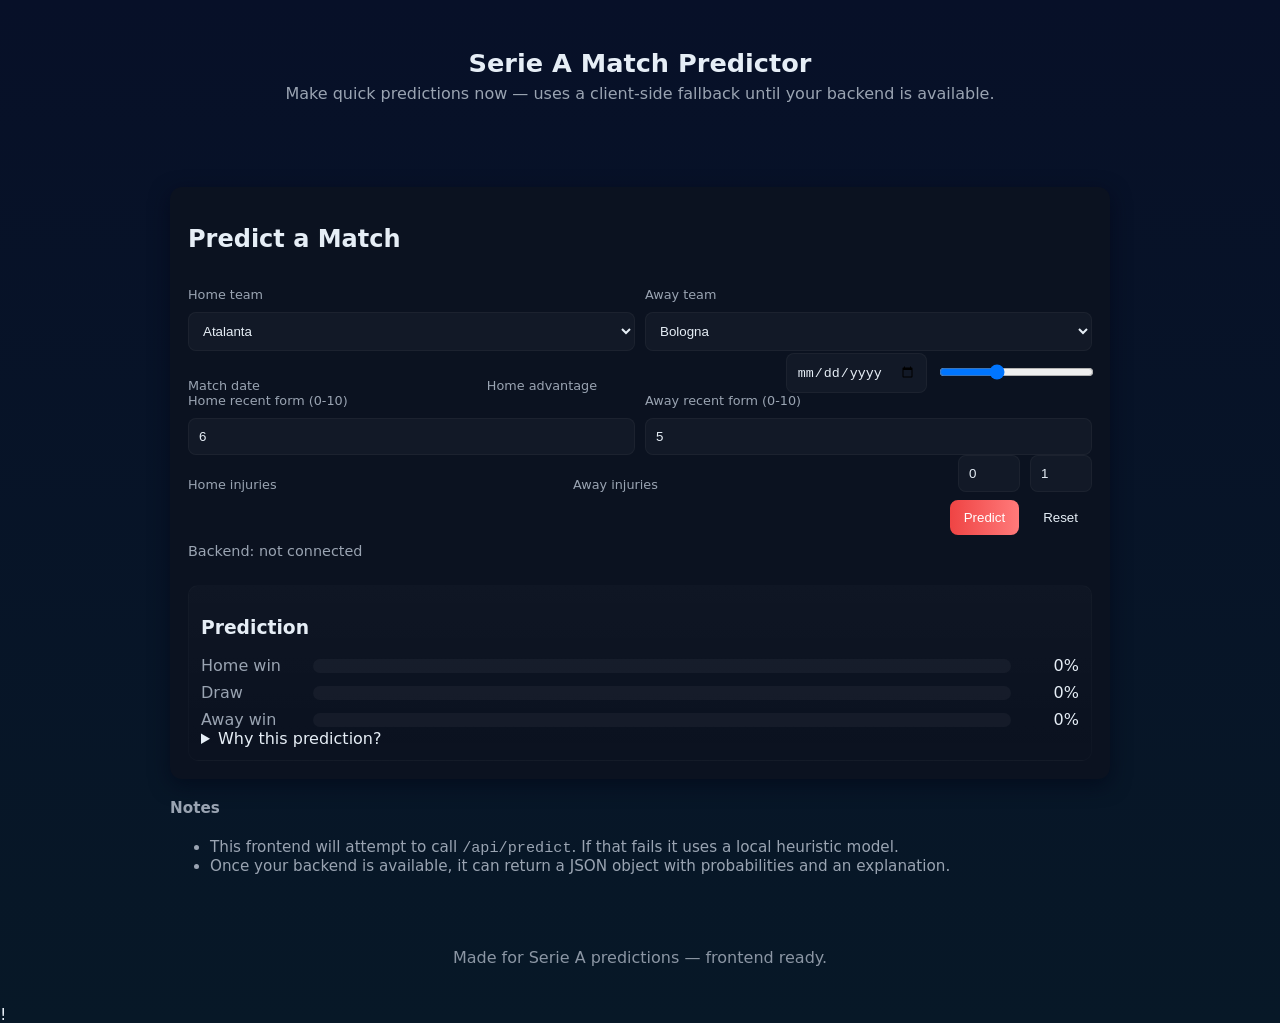
<file: Index.html>
<!DOCTYPE html>
<html lang="en">
  <head>
    <meta charset="utf-8" />
    <meta http-equiv="X-UA-Compatible" content="IE=edge" />
    <meta name="viewport" content="width=device-width, initial-scale=1" />
    <title>Serie A — Match Predictor</title>
    <meta name="description" content="Football match predictor for Italy's Serie A — frontend ready while backend is being prepared." />
    <link rel="stylesheet" href="styles.css" />
  </head>
  <body>
    <header class="site-header">
      <div class="container">
        <h1>Serie A Match Predictor</h1>
        <p class="tagline">Make quick predictions now — uses a client-side fallback until your backend is available.</p>
      </div>
    </header>

    <main class="container">
      <section class="predictor-card" aria-labelledby="predictor-heading">
        <h2 id="predictor-heading">Predict a Match</h2>

        <form id="predict-form" class="predict-form" autocomplete="off">
          <div class="row">
            <label for="homeTeam">Home team</label>
            <label for="awayTeam">Away team</label>
            <select id="homeTeam" name="homeTeam" required></select>
            <select id="awayTeam" name="awayTeam" required></select>
          </div>

          <div class="row small">
            <label for="matchDate">Match date</label>
            <label for="homeAdv">Home advantage</label>
            <input id="matchDate" name="matchDate" type="date" />
            <input id="homeAdv" name="homeAdv" type="range" min="0" max="3" step="0.1" value="1" />
          </div>

          <div class="row">
            <label for="homeForm">Home recent form (0-10)</label>
            <label for="awayForm">Away recent form (0-10)</label>
            <input id="homeForm" name="homeForm" type="number" min="0" max="10" value="6" />
            <input id="awayForm" name="awayForm" type="number" min="0" max="10" value="5" />
          </div>

          <div class="row small">
            <label for="homeInjuries">Home injuries</label>
            <label for="awayInjuries">Away injuries</label>
            <input id="homeInjuries" name="homeInjuries" type="number" min="0" max="11" value="0" />
            <input id="awayInjuries" name="awayInjuries" type="number" min="0" max="11" value="1" />
          </div>

          <div class="form-actions">
            <button id="predictBtn" type="submit" class="btn primary">Predict</button>
            <button id="resetBtn" type="button" class="btn">Reset</button>
          </div>

          <div id="backend-status" class="backend-status" role="status">Backend: <span id="backend-indicator">not connected</span></div>
        </form>

        <div id="result" class="result" aria-live="polite">
          <h3>Prediction</h3>
          <div class="probs">
            <div class="prob-row"><span class="label">Home win</span><div class="bar"><div id="homeBar" class="bar-fill" style="width:0%"></div></div><span id="homeProb" class="prob">—</span></div>
            <div class="prob-row"><span class="label">Draw</span><div class="bar"><div id="drawBar" class="bar-fill" style="width:0%"></div></div><span id="drawProb" class="prob">—</span></div>
            <div class="prob-row"><span class="label">Away win</span><div class="bar"><div id="awayBar" class="bar-fill" style="width:0%"></div></div><span id="awayProb" class="prob">—</span></div>
          </div>
          <details id="explanation">
            <summary>Why this prediction?</summary>
            <pre id="explainText">No prediction yet.</pre>
          </details>
        </div>
      </section>

      <aside class="notes">
        <h4>Notes</h4>
        <ul>
          <li>This frontend will attempt to call <code>/api/predict</code>. If that fails it uses a local heuristic model.</li>
          <li>Once your backend is available, it can return a JSON object with probabilities and an explanation.</li>
        </ul>
      </aside>
    </main>

    <footer class="site-footer">
      <div class="container">Made for Serie A predictions — frontend ready.</div>
    </footer>

    <script src="main.js" defer></script>
  </body>
</html>
!<!DOCTYPE html>
<html>
    <head>
        <meta charset="utf-8">
        <meta http-equiv="X-UA-Compatible" content="IE=edge">
        <title>Football match predictor in Serie A</title>
        <meta name="description" content="">
        <meta name="viewport" content="width=device-width, initial-scale=1">
        <link rel="stylesheet" href="">
    </head>
    <body>
        <script src="" async defer></script>
    </body>
</html>
</file>
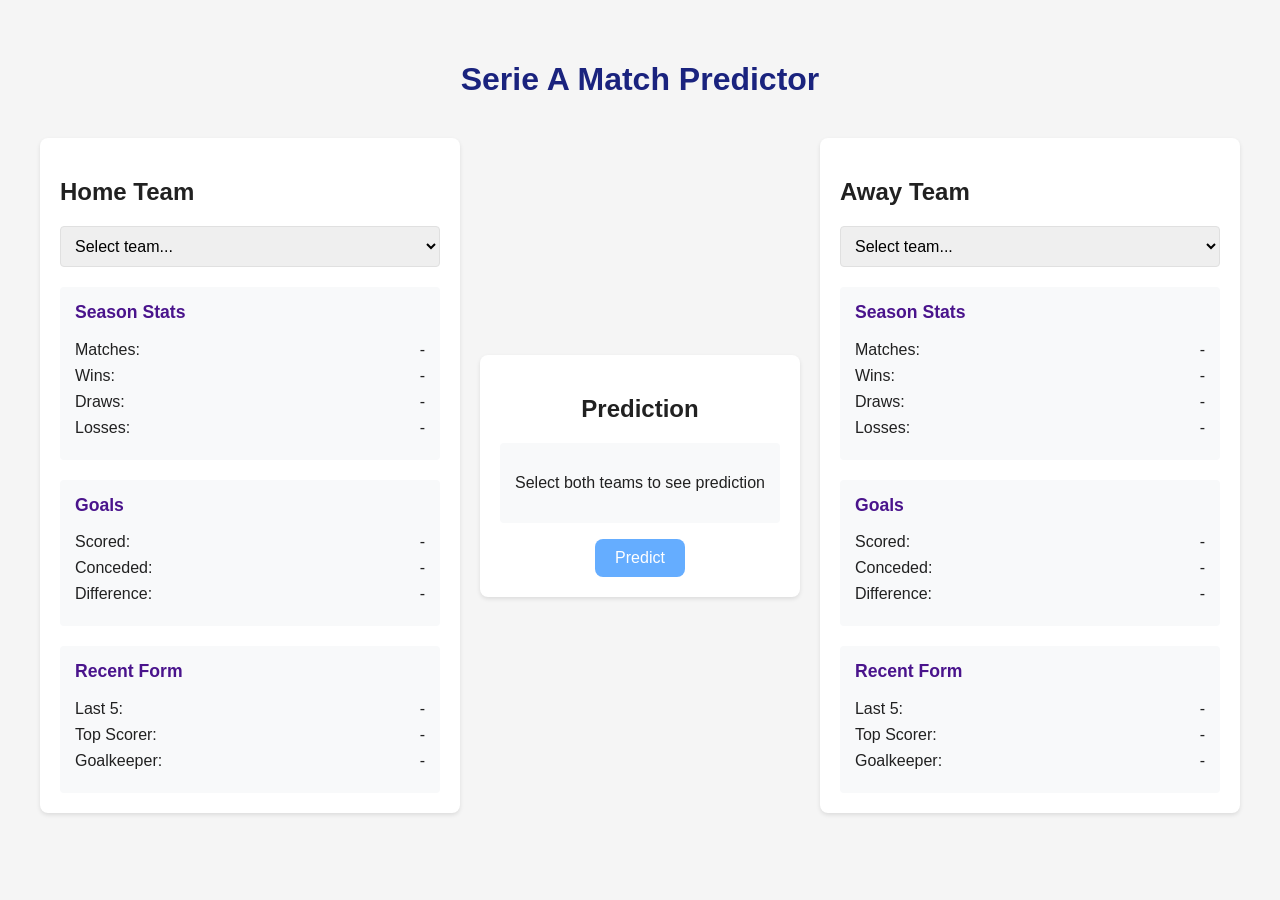
<file: Footballanalyzer-master/frontend/index.html>
<!DOCTYPE html>
<html lang="en">
<head>
    <meta charset="UTF-8">
    <meta name="viewport" content="width=device-width, initial-scale=1.0">
    <title>Serie A Match Predictor</title>
    <link rel="stylesheet" href="styles.css">
</head>
<body>
    <div class="container">
        <h1>Serie A Match Predictor</h1>
        
        <div class="teams-container">
            <div class="team-section">
                <h2>Home Team</h2>
                <select id="home-team" class="team-select">
                    <option value="">Select team...</option>
                </select>
                <div class="team-stats" id="home-stats">
                    <div class="stat-group">
                        <h3>Season Stats</h3>
                        <p>Matches: <span id="home_mp">-</span></p>
                        <p>Wins: <span id="home_w">-</span></p>
                        <p>Draws: <span id="home_d">-</span></p>
                        <p>Losses: <span id="home_l">-</span></p>
                    </div>
                    <div class="stat-group">
                        <h3>Goals</h3>
                        <p>Scored: <span id="home_gf">-</span></p>
                        <p>Conceded: <span id="home_ga">-</span></p>
                        <p>Difference: <span id="home_gd">-</span></p>
                    </div>
                    <div class="stat-group">
                        <h3>Recent Form</h3>
                        <p>Last 5: <span id="home_last_5">-</span></p>
                        <p>Top Scorer: <span id="home_top_scorer">-</span></p>
                        <p>Goalkeeper: <span id="home_goalkeeper">-</span></p>
                    </div>
                </div>
            </div>

           <div class="prediction-section">
  <h2>Prediction</h2>
  
  <div id="prediction-result" class="prediction-result">
    <p>Select both teams to see prediction</p>
  </div>


  <button id="predict-btn" class="predict-btn" disabled>Predict</button>
</div>


            <div class="team-section">
                <h2>Away Team</h2>
                <select id="away-team" class="team-select">
                    <option value="">Select team...</option>
                </select>
                <div class="team-stats" id="away-stats">
                    <div class="stat-group">
                        <h3>Season Stats</h3>
                        <p>Matches: <span id="away_mp">-</span></p>
                        <p>Wins: <span id="away_w">-</span></p>
                        <p>Draws: <span id="away_d">-</span></p>
                        <p>Losses: <span id="away_l">-</span></p>
                    </div>
                    <div class="stat-group">
                        <h3>Goals</h3>
                        <p>Scored: <span id="away_gf">-</span></p>
                        <p>Conceded: <span id="away_ga">-</span></p>
                        <p>Difference: <span id="away_gd">-</span></p>
                    </div>
                    <div class="stat-group">
                        <h3>Recent Form</h3>
                        <p>Last 5: <span id="away_last_5">-</span></p>
                        <p>Top Scorer: <span id="away_top_scorer">-</span></p>
                        <p>Goalkeeper: <span id="away_goalkeeper">-</span></p>
                    </div>
                </div>
            </div>
        </div>
    </div>
    <script src="main.js"></script>
</body>
</html>
</file>
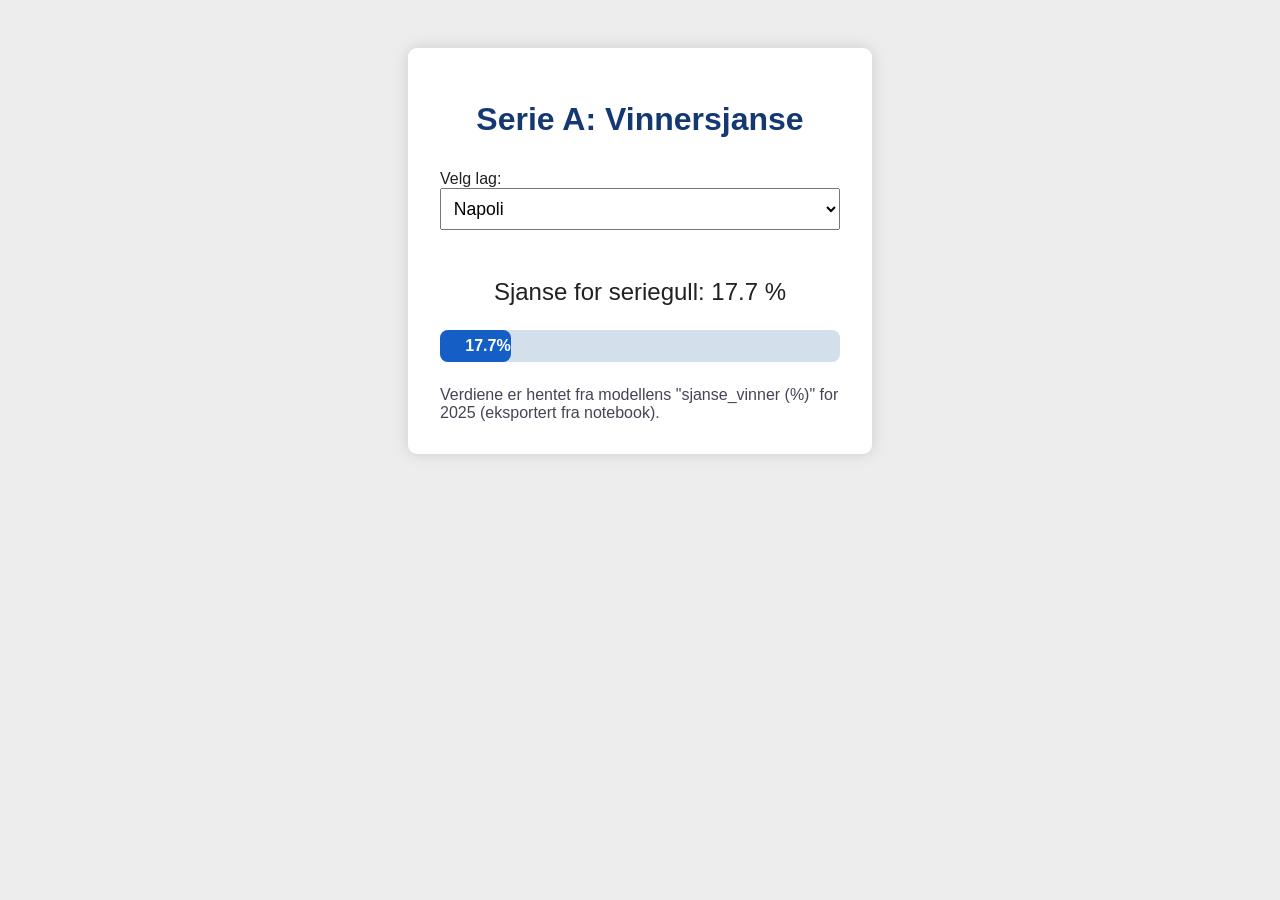
<file: resultatSide.html>
<!DOCTYPE html>
<html lang="no">
<head>
    <meta charset="UTF-8">
    <title>Serie A Vinnersjanse Kalkulator 2025/26</title>
    <meta name="viewport" content="width=device-width, initial-scale=1">
    <style>
        body { font-family: Arial,sans-serif; background: #ededed; color: #212121; padding: 40px;}
        .container { max-width: 400px; margin: auto; background: #fff; border-radius: 9px; box-shadow: 0 0 16px #0002; padding: 2em;}
        h1 { color: #143872; text-align: center; margin-bottom: 1em; }
        label { display: block; margin-top: 1em; }
        select { width: 100%; padding: 0.5em; font-size: 1.1em; }
        .prob { margin-top: 2em; font-size: 1.5em; text-align: center;}
        .bar-outer {background: #d3e0eb; border-radius: 8px; width: 100%; margin: 1.5em 0;}
        .bar-inner {background: #145ec6; color: #fff; border-radius: 8px; height: 32px; width: 0; text-align: right; font-weight: bold; line-height: 32px; transition: width 0.5s;}
    </style>
</head>
<body>
    <div class="container">
        <h1>Serie A: Vinnersjanse</h1>
        <form>
            <label for="team">Velg lag:</label>
            <select id="team"></select>
        </form>
        <div class="prob" id="probability"></div>
        <div class="bar-outer"><div class="bar-inner" id="bar"></div></div>
        <div id="explanation" style="font-size:1em; color:#445;"></div>
    </div>
    <script>
        // Forsøk å laste JSON som notebook skrev: sjanse_vinner_2025.json
        // JSON-format: [{ "squad": "...", "sjanse_vinner_pct": 12.345 }, ...]
        let chances = {}; // mapping squad -> probability (0..1)

        function populateSelect(teams) {
            const sel = document.getElementById('team');
            sel.innerHTML = '';
            teams.forEach(team => {
                const opt = document.createElement('option');
                opt.value = team;
                opt.textContent = team;
                sel.appendChild(opt);
            });
            sel.addEventListener('change', render);
        }

        function render() {
            const sel = document.getElementById('team');
            const lag = sel.value;
            const prob = (chances[lag] || 0) * 100;
            document.getElementById('probability').innerText =
                `Sjanse for seriegull: ${prob.toFixed(1)} %`;
            document.getElementById('bar').style.width = Math.min(prob, 100) + '%';
            document.getElementById('bar').textContent = prob >= 9 ? prob.toFixed(1) + '%' : '';
            document.getElementById('explanation').innerText =
                `Verdiene er hentet fra modellens "sjanse_vinner (%)" for 2025 (eksportert fra notebook).`;
        }

        function useFallback() {
            // Hvis JSON ikke finnes, vis en enkel feilmelding og legg inn noen tomme valg
            const teams = ['Napoli','Inter','Juventus','AC Milan','Roma','Atalanta'];
            teams.forEach(t => chances[t] = 0);
            populateSelect(teams);
            document.getElementById('explanation').innerText = 'Kunne ikke laste sjanse_vinner_2025.json — bruker fallback.';
            render();
        }

        fetch('sjanse_vinner_2025.json', {cache: "no-store"})
            .then(resp => {
                if (!resp.ok) throw new Error('HTTP ' + resp.status);
                return resp.json();
            })
            .then(data => {
                // data er en liste av objekter { squad, sjanse_vinner_pct }
                data.forEach(item => {
                    // del på 100 for å få 0..1
                    chances[item.squad] = Number(item.sjanse_vinner_pct) / 100;
                });
                const teams = Object.keys(chances).sort((a,b) => chances[b] - chances[a]);
                populateSelect(teams);
                // velg første og vis
                document.getElementById('team').value = teams[0];
                render();
            })
            .catch(err => {
                console.warn('Feil ved lasting av sjanse_vinner_2025.json:', err);
                useFallback();
            });
    </script>
</body>
</html>
</file>
<file: styles.css>
:root{
  --bg: #0f172a;
  --card: #0b1220;
  --muted: #9aa4b2;
  --accent: #ef4444;
  --accent-2: #06b6d4;
  --glass: rgba(255,255,255,0.03);
}
*{box-sizing:border-box}
body{
  margin:0;
  font-family:Inter,Segoe UI,system-ui,Roboto,Arial;
  background:linear-gradient(180deg,#071028 0%, #071827 100%);
  color:#e6eef6;
  -webkit-font-smoothing:antialiased;
}
.container{max-width:980px;margin:0 auto;padding:20px}
.site-header{padding:28px 0;text-align:center}
.site-header h1{margin:0;font-size:1.6rem}
.tagline{color:var(--muted);margin-top:6px}

.predictor-card{background:var(--card);padding:18px;border-radius:12px;box-shadow:0 6px 20px rgba(2,6,23,0.6);display:grid;grid-template-columns:1fr;gap:14px}
.predict-form .row{display:grid;grid-template-columns:1fr 1fr;gap:10px;align-items:end}
.predict-form .row.small{grid-auto-flow:column}
label{font-size:0.8rem;color:var(--muted);display:block}
select,input[type=number],input[type=date],input[type=range]{width:100%;padding:10px;border-radius:8px;border:1px solid rgba(255,255,255,0.04);background:var(--glass);color:inherit}

.form-actions{display:flex;gap:10px;justify-content:flex-end;margin-top:8px}
.btn{padding:10px 14px;border-radius:8px;border:0;background:transparent;color:inherit;cursor:pointer}
.btn.primary{background:linear-gradient(90deg,var(--accent),#ff7a7a);color:white}
.backend-status{margin-top:8px;color:var(--muted);font-size:0.9rem}

.result{margin-top:12px;padding:12px;border-radius:10px;background:linear-gradient(180deg,rgba(255,255,255,0.02),transparent);border:1px solid rgba(255,255,255,0.02)}
.probs{display:flex;flex-direction:column;gap:8px}
.prob-row{display:flex;gap:12px;align-items:center}
.prob-row .label{width:100px;color:var(--muted)}
.bar{flex:1;height:14px;background:rgba(255,255,255,0.04);border-radius:8px;overflow:hidden}
.bar-fill{height:100%;background:linear-gradient(90deg,var(--accent-2),var(--accent));width:0;transition:width 600ms cubic-bezier(.2,.8,.2,1)}
.prob{width:56px;text-align:right;font-variant-numeric:tabular-nums}

details pre{white-space:pre-wrap;margin:8px 0;color:var(--muted)}
.notes{margin-top:18px;color:var(--muted);font-size:0.95rem}
.site-footer{padding:18px 0;text-align:center;color:var(--muted);opacity:0.9}

@media (max-width:720px){
  .predict-form .row{grid-template-columns:1fr;}
  .prob-row .label{width:80px}
  .container{padding:14px}
}
</file>
<file: Footballanalyzer-master/frontend/styles.css>
:root {
    --primary-color: #1a237e;
    --secondary-color: #4a148c;
    --background-color: #f5f5f5;
    --text-color: #212121;
    --border-color: #e0e0e0;
}

body {
    font-family: 'Segoe UI', Tahoma, Geneva, Verdana, sans-serif;
    margin: 0;
    padding: 20px;
    background-color: var(--background-color);
    color: var(--text-color);
}

.container {
    max-width: 1200px;
    margin: 0 auto;
    padding: 20px;
}

h1 {
    color: var(--primary-color);
    text-align: center;
    margin-bottom: 40px;
}

.teams-container {
    display: grid;
    grid-template-columns: 1fr auto 1fr;
    gap: 20px;
    align-items: start;
}

.team-section {
    background: white;
    padding: 20px;
    border-radius: 8px;
    box-shadow: 0 2px 4px rgba(0,0,0,0.1);
}

.team-select {
    width: 100%;
    padding: 10px;
    margin-bottom: 20px;
    border: 1px solid var(--border-color);
    border-radius: 4px;
    font-size: 16px;
}

.prediction-section {
    text-align: center;
    padding: 20px;
    background: white;
    border-radius: 8px;
    box-shadow: 0 2px 4px rgba(0,0,0,0.1);
    align-self: center;
}

.prediction-result {
    margin-top: 20px;
    padding: 15px;
    border-radius: 4px;
    background-color: #f8f9fa;
}

.team-stats {
    display: grid;
    gap: 20px;
}

.stat-group {
    padding: 15px;
    background-color: #f8f9fa;
    border-radius: 4px;
}

.stat-group h3 {
    margin-top: 0;
    color: var(--secondary-color);
    font-size: 1.1em;
}

.stat-group p {
    margin: 8px 0;
    display: flex;
    justify-content: space-between;
}

.home-win {
    color: #2e7d32;
}

.draw {
    color: #f57c00;
}

.away-win {
    color: #c62828;
}
.predict-btn {
  display: inline-block;
  margin-top: 1rem;
  padding: 10px 20px;
  background-color: #0078ff;
  color: white;
  border: none;
  border-radius: 8px;
  font-size: 1rem;
  cursor: pointer;
  transition: background-color 0.3s ease, transform 0.2s ease;
}

.predict-btn:hover:not(:disabled) {
  background-color: #005fcc;
  transform: scale(1.05);
}

.predict-btn:disabled {
  opacity: 0.6;
  cursor: not-allowed;
}


/* Responsive Design */
@media (max-width: 1024px) {
    .teams-container {
        grid-template-columns: 1fr;
    }
    
    .prediction-section {
        order: 3;
    }
}
</file>
